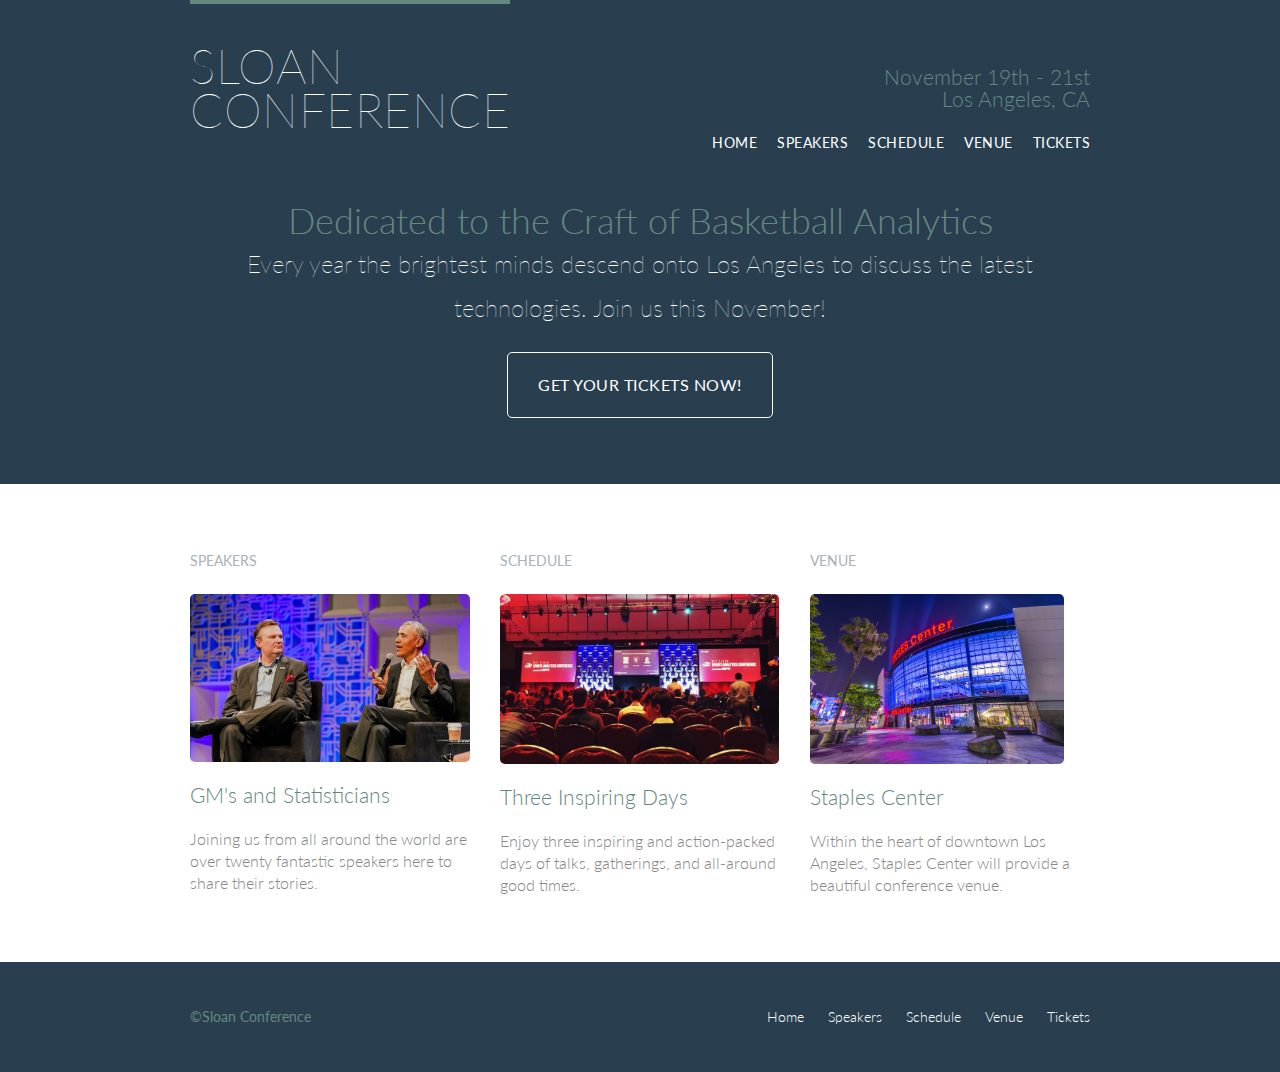
<file: index.html>
<!DOCTYPE html>
<html lang="en">
<head>
  <meta charset="UTF-8">
  <meta name="viewport" content="width=device-width, initial-scale=1.0">
  <title>Sloan Conference</title>

  <link rel="stylesheet" href="style.css">

  <link href="https://fonts.googleapis.com/css2?family=Lato:wght@100;300;400&display=swap" rel="stylesheet">
  
</head>
<body>

  <header class="primary-header container group">

    <h1 class="logo"><a href="index.html">Sloan<br>Conference</a></h1>

    <h3 class="tagline">November 19th - 21st <br> Los Angeles, CA</h3>

  <nav class="nav primary-nav">
    <ul>
      <li><a href="index.html">Home</a></li><!--
      --><li><a href="speakers.html">Speakers</a></li><!--
      --><li><a href="schedule.html">Schedule</a></li><!--
      --><li><a href="venue.html">Venue</a></li><!--
      --><li><a href="tickets.html">Tickets</a></li>
    </ul>
  </nav>

  </header>

  <section class="hero container">

    <h2>Dedicated to the Craft of Basketball Analytics</h2>

    <p>Every year the brightest minds descend onto Los Angeles to discuss the latest technologies. Join us this November!</p>

    <a class="btn btn-alt" href="tickets.html">Get Your Tickets Now!</a>

  </section>

  <section class="row">

    <div class="grid">

      <!--Speakers-->

      <section class="teaser col-1-3">

        <h5>Speakers</h5>

        <a href="speakers.html">

          <img src="images/speakers.jpg" alt="Guest speakers">

          <h3>GM's and Statisticians</h3>

        </a>

        <p>Joining us from all around the world are over twenty fantastic speakers here to share their stories.</p>

      </section><!--

        Schedule

      --><section class="teaser col-1-3">

        <h5>Schedule</h5>

        <a href="schedule.html">

          <img src="images/schedule.jpeg" alt="Audience">

          <h3>Three Inspiring Days</h3>

        </a>

        <p>Enjoy three inspiring and action-packed days of talks, gatherings, and all-around good times.</p>

      </section><!--

        Venue

      --><section class="teaser col-1-3">

        <h5>Venue</h5>

        <a href="venue.html">

          <img src="images/venue.jpg" alt="Venue">

          <h3>Staples Center</h3>

        </a>

        <p>Within the heart of downtown Los Angeles, Staples Center will provide a beautiful conference venue.</p>
        
      </section>

    </div>

  </section>

  <footer class="primary-footer container group">

    <small>&copy;Sloan Conference</small>

    <nav class="nav">
      <ul>
        <li><a href="index.html">Home</a></li>
        <!--
            -->
        <li><a href="speakers.html">Speakers</a></li>
        <!--
            -->
        <li><a href="schedule.html">Schedule</a></li>
        <!--
            -->
        <li><a href="venue.html">Venue</a></li>
        <!--
            -->
        <li><a href="tickets.html">Tickets</a></li>
      </ul>
    </nav>

  </footer>
  
</body>
</html>
</file>
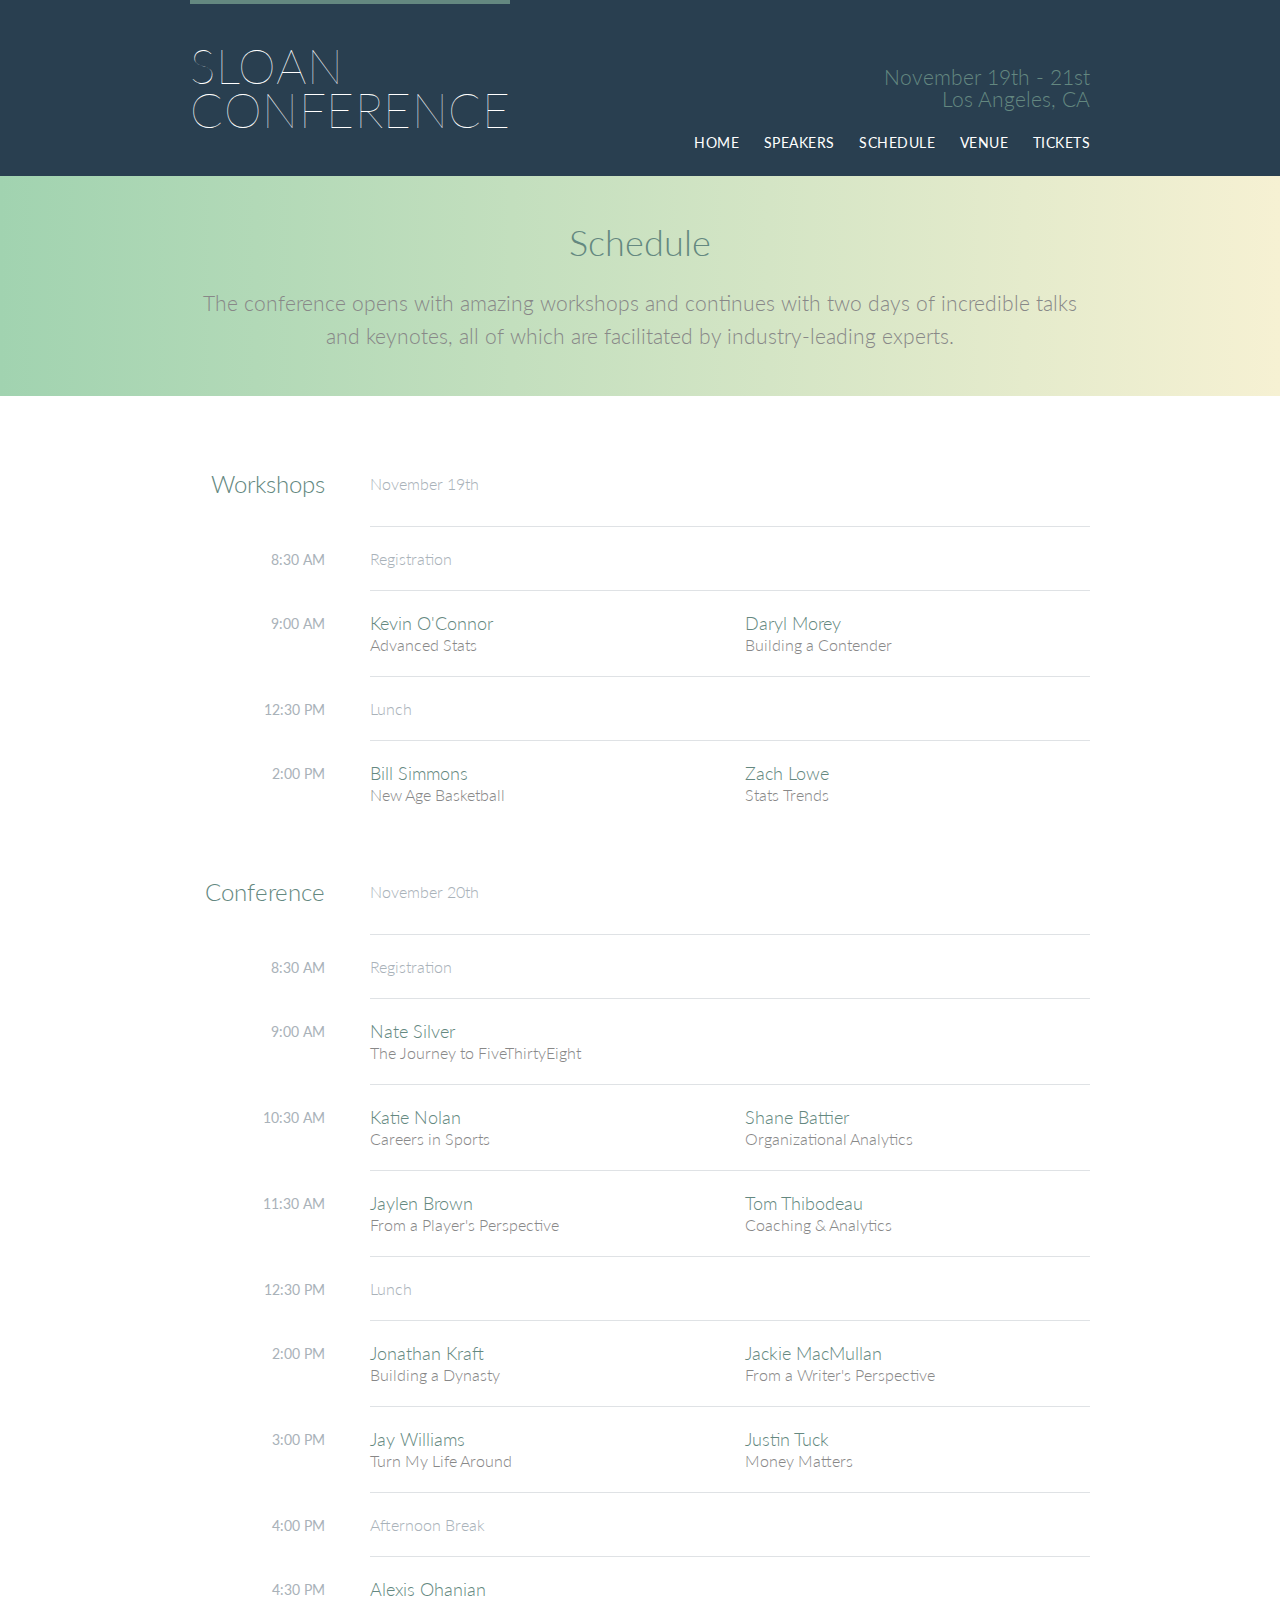
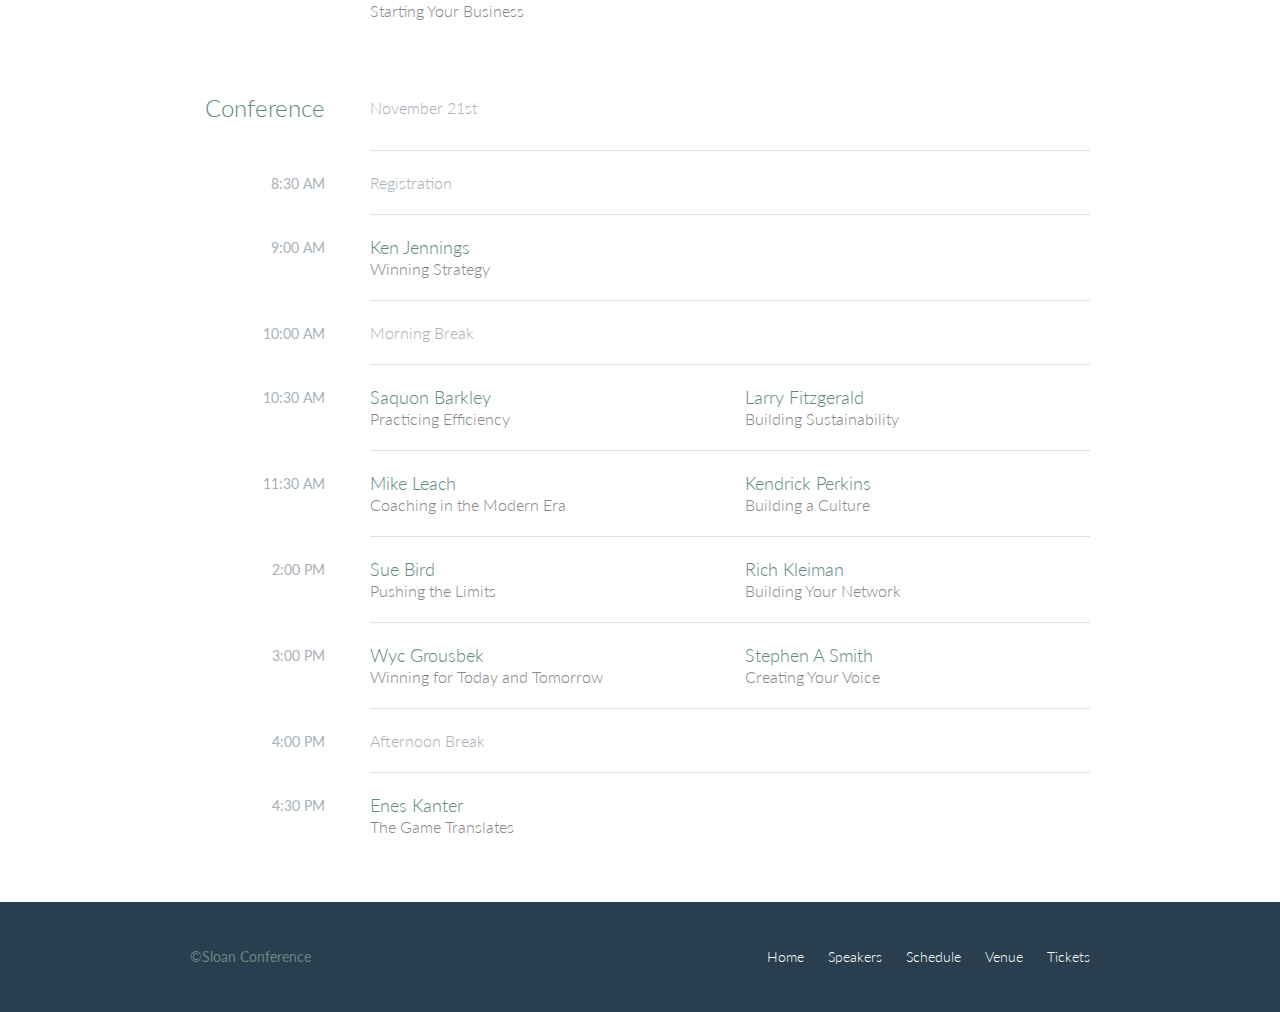
<file: schedule.html>
<!DOCTYPE html>
<html lang="en">
<head>
  <meta charset="UTF-8">
  <meta name="viewport" content="width=device-width, initial-scale=1.0">
  <title>Schedule</title>

  <link rel="stylesheet" href="style.css">
  
  <link href="https://fonts.googleapis.com/css2?family=Lato:wght@100;300;400&display=swap" rel="stylesheet">

</head>
<body>

  <header class="primary-header container group">
  
    <h1 class="logo"><a href="index.html">Sloan<br> Conference</a></h1>
  
    <h3 class="tagline">November 19th - 21st <br> Los Angeles, CA</h3>
  
    <nav class="nav primary-nav">
      <ul>
        <li><a href="index.html">Home</a></li>
        <!--
        -->
        <li><a href="speakers.html">Speakers</a></li>
        <!--
        -->
        <li><a href="schedule.html">Schedule</a></li>
        <!--
        -->
        <li><a href="venue.html">Venue</a></li>
        <!--
        -->
        <li><a href="tickets.html">Tickets</a></li>
      </ul>
    </nav>
  
  </header>

  <section class="row-alt">

    <div class="lead container">

      <h1>Schedule</h1>

      <p>The conference opens with amazing workshops and continues with two days of incredible talks and keynotes, all of which are facilitated by industry-leading experts.</p>

    </div>

  </section>

  <section class="row">

    <div class="container">

      <table>
        <thead>
          <tr>
            <th scope="row">
              Workshops
            </th>
            <td class="schedule-offset" colspan="2">
              November 19th
            </td>
          </tr>
        </thead>
        <tbody>
          <tr>
            <th scope="row">
              <time datetime="08:30:00">8:30 AM</time>
            </th>
            <td class="schedule-offset" colspan="2">
              Registration
            </td>
          </tr>
          <tr>
            <th scope="row">
              <time datetime="09:00:00">9:00 AM</time>
            </th>
            <td>
              <a href="speakers.html#kevin-oconnor">
                <h4>Kevin O'Connor</h4>
                Advanced Stats
              </a>
            </td>
            <td>
              <a href="speakers.html#daryl-morey">
                <h4>Daryl Morey</h4>
                Building a Contender
              </a>
            </td>
          </tr>
          <tr>
            <th scope="row">
              <time datetime="12:30:00">12:30 PM</time>
            </th>
            <td class="schedule-offset" colspan="2">
              Lunch
            </td>
          </tr>
          <tr>
            <th scope="row">
              <time datetime="14:00">2:00 PM</time>
            </th>
            <td>
              <a href="speakers.html#bill-simmons">
                <h4>Bill Simmons</h4>
                New Age Basketball
              </a>
            </td>
            <td>
              <a href="speakers.html#zach-lowe">
                <h4>Zach Lowe</h4>
                Stats Trends
              </a>
            </td>
          </tr>
        </tbody>
      </table>

      <table>
        <thead>
          <tr>
            <th scope="row">
              Conference
            </th>
            <td class="schedule-offset" colspan="2">
              November 20th
            </td>
          </tr>
        </thead>
        <tbody>
          <tr>
            <th scope="row">
              <time datetime="08:30:00">8:30 AM</time>
            </th>
            <td class="schedule-offset" colspan="2">
              Registration
            </td>
          </tr>
          <tr>
            <th scope="row">
              <time datetime="09:00:00">9:00 AM</time>
            </th>
            <td colspan="2">
              <a href="speakers.html#nate-silver">
                <h4>Nate Silver</h4>
                The Journey to FiveThirtyEight
              </a>
            </td>
          </tr>
          <tr>
            <th scope="row">
              <time datetime="10:30:00">10:30 AM</time>
            </th>
            <td>
              <a href="speakers.html#katie-nolan">
                <h4>Katie Nolan</h4>
                Careers in Sports
              </a>
            </td>
            <td>
              <a href="speakers.html#shane-battier">
                <h4>Shane Battier</h4>
                Organizational Analytics
              </a>
            </td>
          </tr>
          <tr>
            <th scope="row">
              <time datetime="11:30:00">11:30 AM</time>
            </th>
            <td>
              <a href="speakers.html#jaylen-brown">
                <h4>Jaylen Brown</h4>
                From a Player's Perspective
              </a>
            </td>
            <td>
              <a href="speakers.html#tom-thibodeau">
                <h4>Tom Thibodeau</h4>
                Coaching & Analytics
              </a>
            </td>
          </tr>
          <tr>
            <th scope="row">
              <time datetime="12:30:00">12:30 PM</time>
            </th>
            <td class="schedule-offset" colspan="2">
              Lunch
            </td>
          </tr>
          <tr>
            <th scope="row">
              <time datetime="14:00">2:00 PM</time>
            </th>
            <td>
              <a href="speakers.html#jonathan-kraft">
                <h4>Jonathan Kraft</h4>
                Building a Dynasty
              </a>
            </td>
            <td>
              <a href="speakers.html#jackie-macmullan">
                <h4>Jackie MacMullan</h4>
                From a Writer's Perspective
              </a>
            </td>
          </tr>
          <tr>
            <th scope="row">
              <time datetime="15:00:00">3:00 PM</time>
            </th>
            <td>
              <a href="speakers.html#jay-williams">
                <h4>Jay Williams</h4>
                Turn My Life Around
              </a>
            </td>
            <td>
              <a href="speakers.html#justin-tuck">
                <h4>Justin Tuck</h4>
                Money Matters
              </a>
            </td>
          </tr>
          <tr>
            <th scope="row">
              <time datetime="16:00:00">4:00 PM</time>
            </th>
            <td class="schedule-offset" colspan="2">
              Afternoon Break
            </td>
          </tr>
          <tr>
            <th scope="row">
              <time datetime="16:30:00">4:30 PM</time>
            </th>
            <td colspan="2">
              <a href="speakers.html#alexis-ohanian">
                <h4>Alexis Ohanian</h4>
                Starting Your Business
              </a>
            </td>
          </tr>
        </tbody>
      </table>

      <table>
        <thead>
          <tr>
            <th scope="row">
              Conference
            </th>
            <td class="schedule-offset" colspan="2">
              November 21st
            </td>
          </tr>
        </thead>
        <tbody>
          <tr>
            <th scope="row">
              <time datetime="08:30:00">8:30 AM</time>
            </th>
            <td class="schedule-offset" colspan="2">
              Registration
            </td>
          </tr>
          <tr>
            <th scope="row">
              <time datetime="09:00:00">9:00 AM</time>
            </th>
            <td colspan="2">
              <a href="speakers.html#ken-jennings">
                <h4>Ken Jennings</h4>
                Winning Strategy
              </a>
            </td>
          </tr>
          <tr>
            <th scope="row">
              <time datetime="10:00:00">10:00 AM</time>
            </th>
            <td class="schedule-offset" colspan="2">
              Morning Break
            </td>
          </tr>
          <tr>
            <th scope="row">
              <time datetime="10:30:00">10:30 AM</time>
            </th>
            <td>
              <a href="speakers.html#saquon-barkley">
                <h4>Saquon Barkley</h4>
                Practicing Efficiency
              </a>
            </td>
            <td>
              <a href="speakers.html#larry-fitzgerald">
                <h4>Larry Fitzgerald</h4>
                Building Sustainability
              </a>
            </td>
          </tr>
          <tr>
            <th scope="row">
              <time datetime="11:30:00">11:30 AM</time>
            </th>
            <td>
              <a href="speakers.html#mike-leach">
                <h4>Mike Leach</h4>
                Coaching in the Modern Era
              </a>
            </td>
            <td>
              <a href="speakers.html#kendrick-perkins">
                <h4>Kendrick Perkins</h4>
                Building a Culture
              </a>
            </td>
          </tr>
          <tr>
            <th scope="row">
              <time datetime="14:00">2:00 PM</time>
            </th>
            <td>
              <a href="speakers.html#sue-bird">
                <h4>Sue Bird</h4>
                Pushing the Limits
              </a>
            </td>
            <td>
              <a href="speakers.html#rich-kleiman">
                <h4>Rich Kleiman</h4>
                Building Your Network
              </a>
            </td>
          </tr>
          <tr>
            <th scope="row">
              <time datetime="15:00:00">3:00 PM</time>
            </th>
            <td>
              <a href="speakers.html#wyc-grousbek">
                <h4>Wyc Grousbek</h4>
                Winning for Today and Tomorrow
              </a>
            </td>
            <td>
              <a href="speakers.html#stephen-smith">
                <h4>Stephen A Smith</h4>
                Creating Your Voice
              </a>
            </td>
          </tr>
          <tr>
            <th scope="row">
              <time datetime="16:00:00">4:00 PM</time>
            </th>
            <td class="schedule-offset" colspan="2">
              Afternoon Break
            </td>
          </tr>
          <tr>
            <th scope="row">
              <time datetime="16:30:00">4:30 PM</time>
            </th>
            <td colspan="2">
              <a href="speakers.html#enes-kanter">
                <h4>Enes Kanter</h4>
                The Game Translates
              </a>
            </td>
          </tr>
        </tbody>
      </table>

    </div>

  </section>

  <footer class="primary-footer container group">
  
    <small>&copy;Sloan Conference</small>
  
    <nav class="nav">
      <ul>
        <li><a href="index.html">Home</a></li>
        <!--
              -->
        <li><a href="speakers.html">Speakers</a></li>
        <!--
              -->
        <li><a href="schedule.html">Schedule</a></li>
        <!--
              -->
        <li><a href="venue.html">Venue</a></li>
        <!--
              -->
        <li><a href="tickets.html">Tickets</a></li>
      </ul>
    </nav>

  </footer>
  
</body>
</html>
</file>
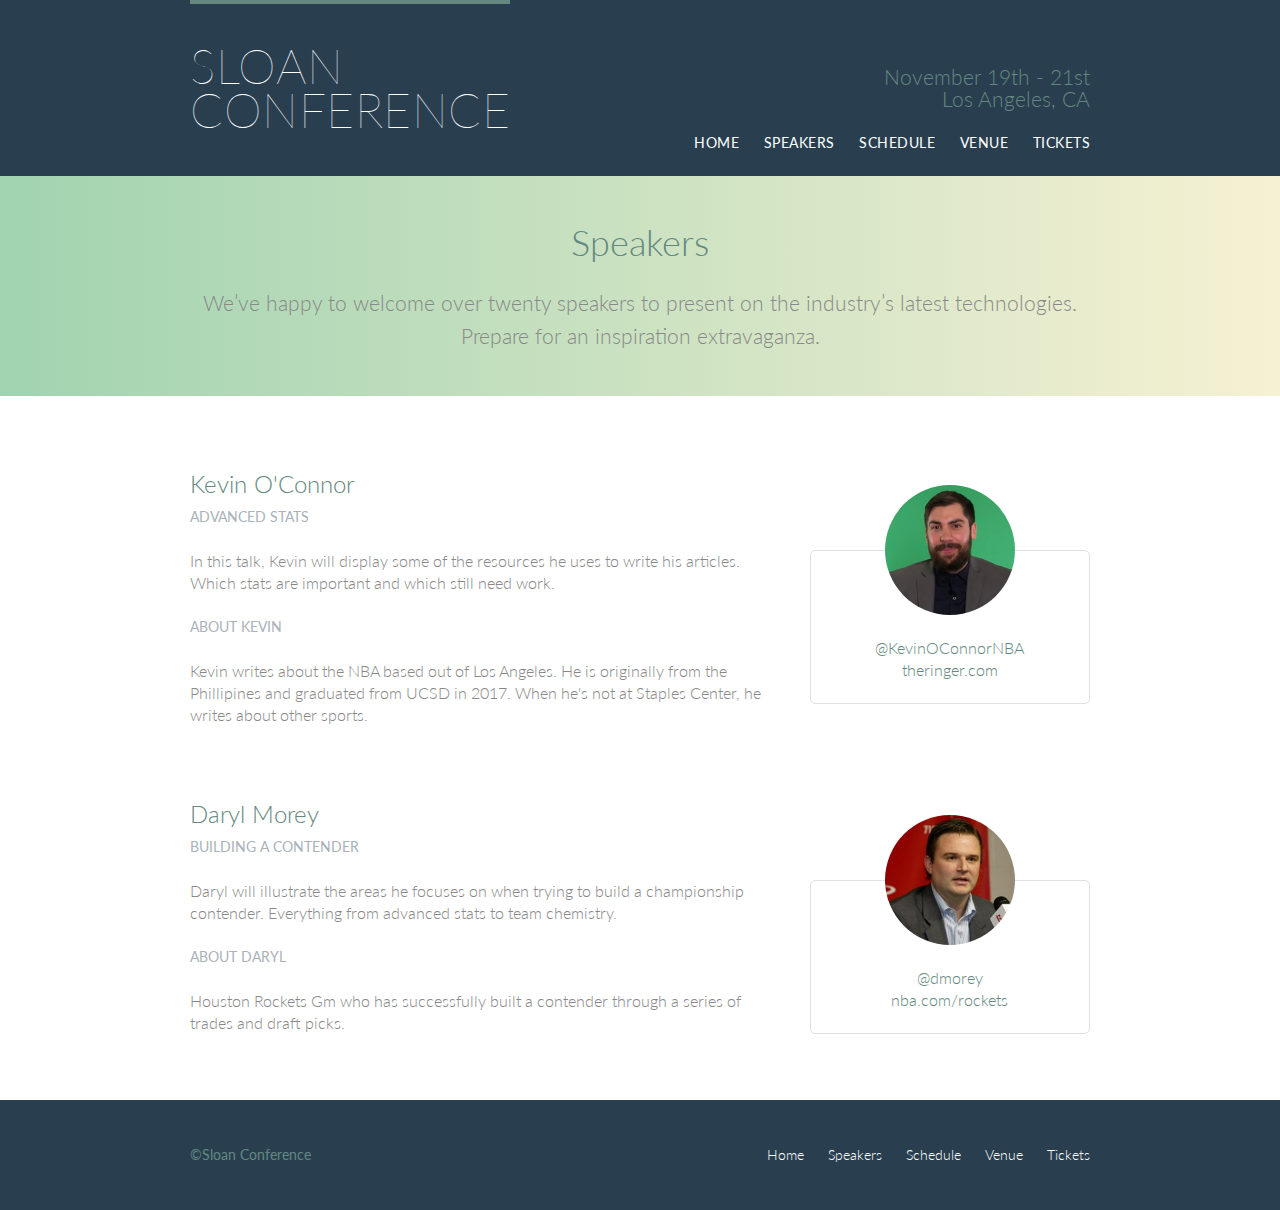
<file: speakers.html>
<!DOCTYPE html>
<html lang="en">
<head>
  <meta charset="UTF-8">
  <meta name="viewport" content="width=device-width, initial-scale=1.0">
  <title>Speakers</title>

  <link rel="stylesheet" href="style.css">
  
  <link href="https://fonts.googleapis.com/css2?family=Lato:wght@100;300;400&display=swap" rel="stylesheet">

</head>
<body>

  <header class="primary-header container group">
  
    <h1 class="logo"><a href="index.html">Sloan<br>Conference</a></h1>
  
    <h3 class="tagline">November 19th - 21st <br> Los Angeles, CA</h3>
  
  <nav class="nav primary-nav">
    <ul>
      <li><a href="index.html">Home</a></li>
      <!--
        -->
      <li><a href="speakers.html">Speakers</a></li>
      <!--
        -->
      <li><a href="schedule.html">Schedule</a></li>
      <!--
        -->
      <li><a href="venue.html">Venue</a></li>
      <!--
        -->
      <li><a href="tickets.html">Tickets</a></li>
    </ul>
  </nav>

  </header>

  <section class="row-alt">

    <div class="lead container">

      <h1>Speakers</h1>

      <p>We&#8217;ve happy to welcome over twenty speakers to present on the industry&#8217;s latest technologies. Prepare for an inspiration extravaganza.</p>

    </div>

  </section>

  <section class="row">

    <div class="grid">

      <section class="speaker" id="kevin-oconnor">

        <div class="col-2-3">

          <h2>Kevin O'Connor</h2>

          <h5>Advanced Stats</h5>

          <p>In this talk, Kevin will display some of the resources he uses to write his articles. Which stats are important and which still need work.</p>

          <h5>About Kevin</h5>

          <p>Kevin writes about the NBA based out of Los Angeles. He is originally from the Phillipines and graduated from UCSD in 2017. When he's not at Staples Center, he writes about other sports.</p>

        </div><aside class="col-1-3">

          <div class="speaker-info">

            <img src="images/kevin-oconnor.jpg" alt="Kevin O'Connor">

            <ul>
              <li><a href="https://twitter.com/KevinOConnorNBA?ref_src=twsrc%5Egoogle%7Ctwcamp%5Eserp%7Ctwgr%5Eauthor">@KevinOConnorNBA</a></li>
              <li><a href="https://www.theringer.com/">theringer.com</a></li>
            </ul>

          </div>

        </aside>

      </section>

      <section id="daryl-morey">

        <div class="col-2-3">

          <h2>Daryl Morey</h2>

          <h5>Building a Contender</h5>

          <p>Daryl will illustrate the areas he focuses on when trying to build a championship contender. Everything from advanced stats to team chemistry.</p>

          <h5>About Daryl</h5>

          <p>Houston Rockets Gm who has successfully built a contender through a series of trades and draft picks.</p>

        </div><aside class="col-1-3">

          <div class="speaker-info">

            <img src="images/daryl-morey.jpg" alt="Daryl Morey">

            <ul>
              <li><a href="https://twitter.com/dmorey">@dmorey</a></li>
              <li><a href="https://www.nba.com/rockets/">nba.com/rockets</a></li>
            </ul>

          </div>

        </aside>

      </section>

    </div>

  </section>

  <footer class="primary-footer container group">

    <small>&copy;Sloan Conference</small>

    <nav class="nav">
      <ul>
        <li><a href="index.html">Home</a></li>
        <!--
            -->
        <li><a href="speakers.html">Speakers</a></li>
        <!--
            -->
        <li><a href="schedule.html">Schedule</a></li>
        <!--
            -->
        <li><a href="venue.html">Venue</a></li>
        <!--
            -->
        <li><a href="tickets.html">Tickets</a></li>
      </ul>
    </nav>

  </footer>
  
</body>
</html>
</file>
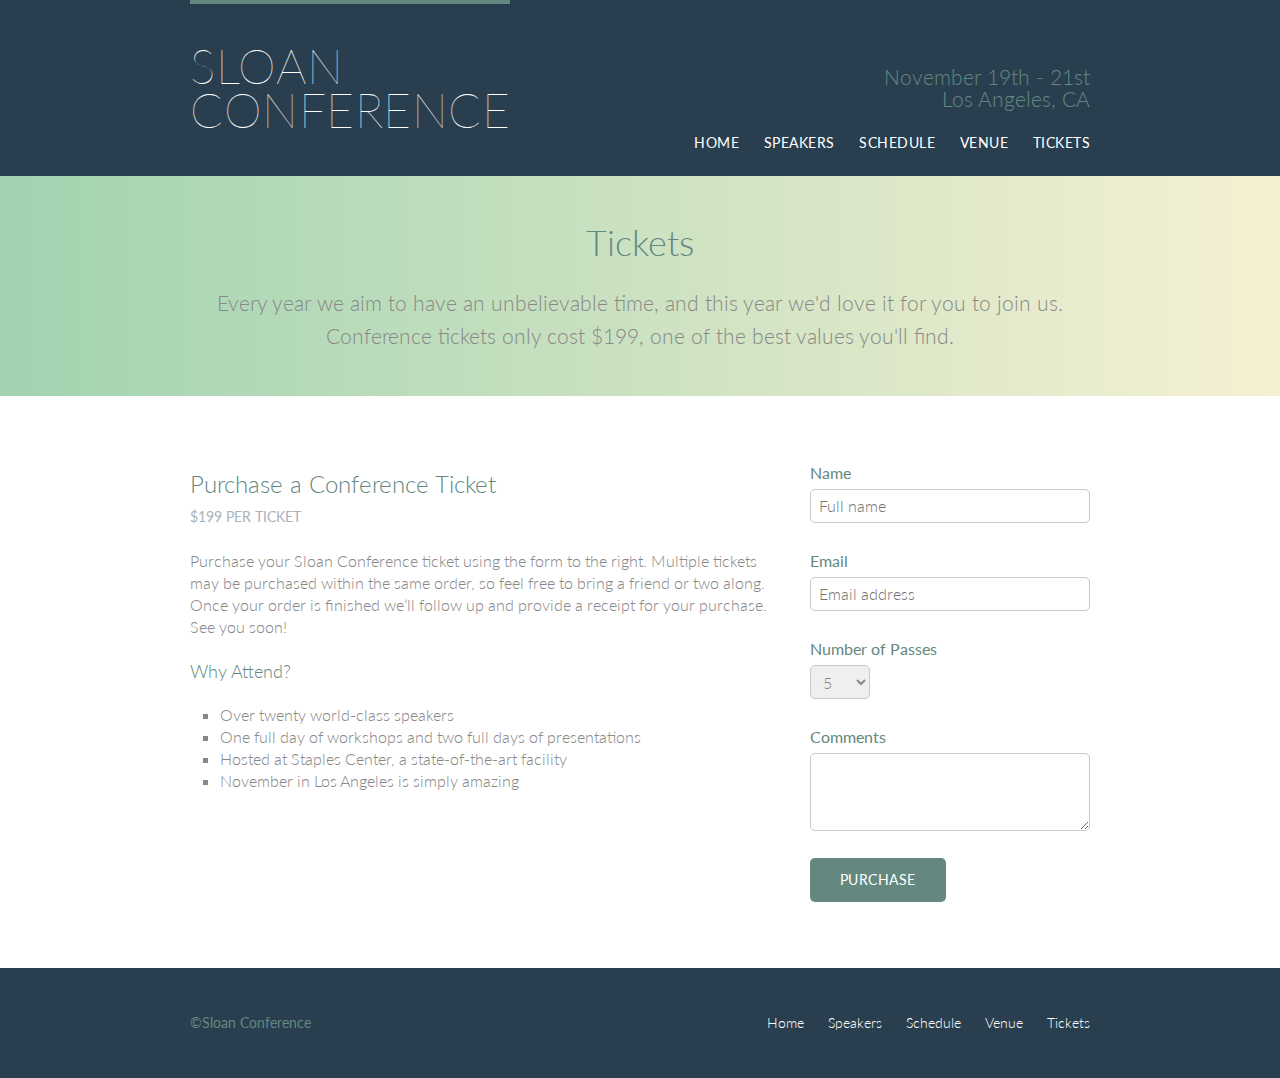
<file: tickets.html>
<!DOCTYPE html>
<html lang="en">
<head>
  <meta charset="UTF-8">
  <meta name="viewport" content="width=device-width, initial-scale=1.0">
  <title>Tickets</title>

  <link rel="stylesheet" href="style.css">
  
  <link href="https://fonts.googleapis.com/css2?family=Lato:wght@100;300;400&display=swap" rel="stylesheet">

</head>
<body>

  <header class="primary-header container group">
  
    <h1 class="logo"><a href="index.html">Sloan<br>Conference</a></h1>
  
    <h3 class="tagline">November 19th - 21st <br> Los Angeles, CA</h3>
  
    <nav class="nav primary-nav">
      <ul>
        <li><a href="index.html">Home</a></li>
        <!--
        -->
        <li><a href="speakers.html">Speakers</a></li>
        <!--
        -->
        <li><a href="schedule.html">Schedule</a></li>
        <!--
        -->
        <li><a href="venue.html">Venue</a></li>
        <!--
        -->
        <li><a href="tickets.html">Tickets</a></li>
      </ul>
    </nav>
  
  </header>

  <section class="row-alt">
  
    <div class="lead container">
  
      <h1>Tickets</h1>
  
      <p>Every year we aim to have an unbelievable time, and this year we'd love it for you to join us. Conference tickets
        only cost $199, one of the best values you'll find.</p>
  
    </div>
  
  </section>

  <section class="row">

    <div class="grid">

      <section class="col-2-3">

        <h2>Purchase a Conference Ticket</h2>

        <h5>$199 per Ticket</h5>

        <p>Purchase your Sloan Conference ticket using the form to the right. Multiple tickets may be purchased within the same order, so feel free to bring a friend or two along. Once your order is finished we&#8217;ll follow up and provide a receipt for your purchase. See you soon!</p>

        <h4>Why Attend?</h4>

        <ul class="why-attend">
          <li>Over twenty world-class speakers</li>
          <li>One full day of workshops and two full days of presentations</li>
          <li>Hosted at Staples Center, a state-of-the-art facility</li>
          <li>November in Los Angeles is simply amazing</li>
        </ul>

      </section><!--

      --><form class="col-1-3" action="#" method="post">

        <fieldset class="register-group">
          <label>
            Name
          <input type="text" name="name" placeholder="Full name" required>
          </label>

          <label>
            Email
            <input type="email" name="email" placeholder="Email address" required>
          </label>

          <label>
            Number of Passes
            <select name="quantity" required>
              <option value="1" selected>1</option>
              <option value="2" selected>2</option>
              <option value="3" selected>3</option>
              <option value="4" selected>4</option>
              <option value="5" selected>5</option>
            </select>
          </label>

          <label>
            Comments
            <textarea name="Comments"></textarea>
          </label>

        </fieldset>

        <input class="btn btn-default" type="submit" name="submit" value="purchase">

      </form>

    </div>

  </section>

  <footer class="primary-footer container group">
  
    <small>&copy;Sloan Conference</small>
  
    <nav class="nav">
      <ul>
        <li><a href="index.html">Home</a></li>
        <!--
              -->
        <li><a href="speakers.html">Speakers</a></li>
        <!--
              -->
        <li><a href="schedule.html">Schedule</a></li>
        <!--
              -->
        <li><a href="venue.html">Venue</a></li>
        <!--
              -->
        <li><a href="tickets.html">Tickets</a></li>
      </ul>
    </nav>
  
  </footer>

</body>
</html>
</file>
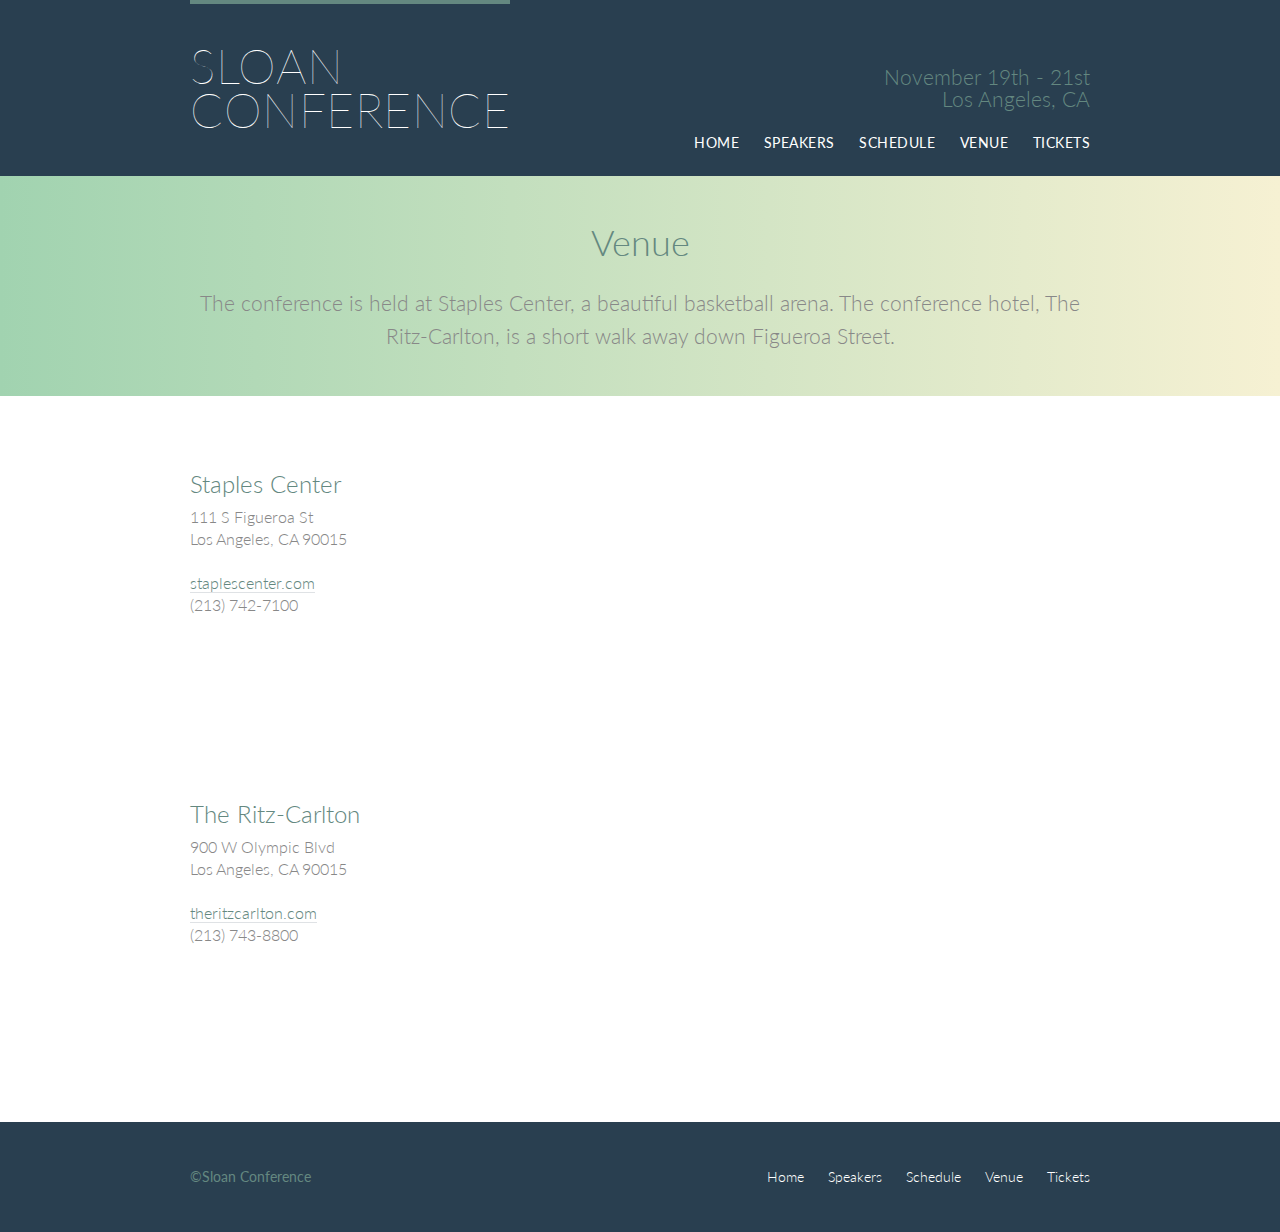
<file: venue.html>
<!DOCTYPE html>
<html lang="en">
<head>
  <meta charset="UTF-8">
  <meta name="viewport" content="width=device-width, initial-scale=1.0">
  <title>Venue</title>

  <link rel="stylesheet" href="style.css">
  
  <link href="https://fonts.googleapis.com/css2?family=Lato:wght@100;300;400&display=swap" rel="stylesheet">

</head>
<body>

  <header class="primary-header container group">
  
    <h1 class="logo"><a href="index.html">Sloan<br>Conference</a></h1>
  
    <h3 class="tagline">November 19th - 21st <br> Los Angeles, CA</h3>
  
    <nav class="nav primary-nav">
      <ul>
        <li><a href="index.html">Home</a></li>
        <!--
        -->
        <li><a href="speakers.html">Speakers</a></li>
        <!--
        -->
        <li><a href="schedule.html">Schedule</a></li>
        <!--
        -->
        <li><a href="venue.html">Venue</a></li>
        <!--
        -->
        <li><a href="tickets.html">Tickets</a></li>
      </ul>
    </nav>
  
  </header>

  <section class="row-alt">

    <div class="lead container">

      <h1>Venue</h1>

      <p>The conference is held at Staples Center, a beautiful basketball arena. The conference hotel, The Ritz-Carlton, is a short walk away down Figueroa Street.</p>

    </div>

  </section>

  <section class="row">

    <div class="grid">

      <section class="venue-theatre">

        <div class="col-1-3">

          <h2>Staples Center</h2>

          <p>111 S Figueroa St <br> Los Angeles, CA 90015</p>

          <p><a href="https://www.staplescenter.com/">staplescenter.com</a><br>(213) 742-7100</p>

        </div><!--
        --><iframe class="venue-map col-2-3" src="https://www.google.com/maps/embed?pb=!1m18!1m12!1m3!1d3306.033103835073!2d-118.2694481489489!3d34.04302192556774!2m3!1f0!2f0!3f0!3m2!1i1024!2i768!4f13.1!3m3!1m2!1s0x80c2c7b85dea2a93%3A0x1ff47c3ceb7bb2d5!2sSTAPLES%20Center!5e0!3m2!1sen!2sus!4v1590520686604!5m2!1sen!2sus" frameborder="0"></iframe>

      </section>

      <section class="venue-hotel">

        <div class="col-1-3">

          <h2>The Ritz-Carlton</h2>

          <p>900 W Olympic Blvd <br> Los Angeles, CA 90015</p>

          <p><a href="https://www.ritzcarlton.com/en/hotels/california/los-angeles">theritzcarlton.com</a><br>(213) 743-8800</p>

        </div><!--

        --><iframe class="venue-map col-2-3" src="https://www.google.com/maps/embed?pb=!1m18!1m12!1m3!1d3305.945557186485!2d-118.26881454894887!3d34.04526762544942!2m3!1f0!2f0!3f0!3m2!1i1024!2i768!4f13.1!3m3!1m2!1s0x80c2c7b97afee08f%3A0x313803c2b58cc9ff!2sThe%20Ritz-Carlton%2C%20Los%20Angeles!5e0!3m2!1sen!2sus!4v1590520873838!5m2!1sen!2sus" frameborder="0"></iframe>

      </section>

    </div>

  </section>

  <footer class="primary-footer container group">
  
    <small>&copy;Sloan Conference</small>
  
    <nav class="nav">
      <ul>
        <li><a href="index.html">Home</a></li>
        <!--
              -->
        <li><a href="speakers.html">Speakers</a></li>
        <!--
              -->
        <li><a href="schedule.html">Schedule</a></li>
        <!--
              -->
        <li><a href="venue.html">Venue</a></li>
        <!--
              -->
        <li><a href="tickets.html">Tickets</a></li>
      </ul>
    </nav>
  
  </footer>
  
</body>
</html>
</file>
<file: style.css>
/* http://meyerweb.com/eric/tools/css/reset/ 
   v2.0 | 20110126
   License: none (public domain)
*/

html, body, div, span, applet, object, iframe, h1, h2, h3, h4, h5, h6, p, blockquote, pre, a, abbr, acronym, address, big, cite, code, del, dfn, em, img, ins, kbd, q, s, samp, small, strike, strong, sub, sup, tt, var, b, u, i, center, dl, dt, dd, ol, ul, li, fieldset, form, label, legend, table, caption, tbody, tfoot, thead, tr, th, td, article, aside, canvas, details, embed, figure, figcaption, footer, header, hgroup, menu, nav, output, ruby, section, summary, time, mark, audio, video {
  margin: 0;
  padding: 0;
  border: 0;
  font-size: 100%;
  font: inherit;
  vertical-align: baseline;
}

/* HTML5 display-role reset for older browsers */

article, aside, details, figcaption, figure, footer, header, hgroup, menu, nav, section {
  display: block;
}

body {
  line-height: 1;
}

ol, ul {
  list-style: none;
}

blockquote, q {
  quotes: none;
}

blockquote:before, blockquote:after, q:before, q:after {
  content: '';
  content: none;
}

table {
  border-collapse: collapse;
  border-spacing: 0;
}

/* 
=========================
Custom Style
=========================
 */

 body {
   background: #293f50;
   color: #888;
   font: 300 16px/22px "Lato", "Open Sans", "Helvetica Neue", Helvetica, Arial, sans-serif;
 }

/* 
 =========================
 Grid
 =========================
  */

*, *:before, *:after {
  -webkit-box-sizing: border-box;
  -moz-box-sizing: border-box;
  box-sizing: border-box;
}

.container, .grid {
  margin: 0 auto;
  width: 960px;
}

.container {
  padding-left: 30px;
  padding-right: 30px;
}

.grid, .col-1-3, .col-2-3 {
  padding-left: 15px;
  padding-right: 15px;
}

.col-1-3, .col-2-3 {
  display: inline-block;
  vertical-align: top;
}

.col-1-3 {
  width: 33.33%;
}

.col-2-3 {
  width: 66.66%;
}

/* 
========================
Clearfix
========================
 */

 .group:before, .group:after {
   content: "";
   display: table;
 }

 .group:after {
   clear: both;
 }

 .group {
   clear: both;
   *zoom: 1;
 }

/* 
========================
Primary Header
========================
*/

.logo {
  border-top: 4px solid #648880;
  padding: 40px 0 22px 0;
  float: left;
  font-size: 48px;
  font-weight: 100;
  line-height: 44px;
  text-transform: uppercase;
  letter-spacing: 0.5px;
}

.tagline {
  margin: 66px 0 22px 0;
  text-align: right;
}

.primary-nav {
  font-size: 14px;
  font-weight: 400;
  letter-spacing: 0.5px;
  text-transform: uppercase;
}

/* 
==========================
Home
==========================
 */

.nav {
  text-align: right;
}

.hero {
  color: #fff;
  padding: 22px 80px 66px 80px;
  line-height: 44px;
  text-align: center;
}

.hero h2 {
  font-size: 36px;
}

.hero p {
  font-size: 24px;
  font-weight: 100;
}

.primary-header a, .primary-footer a {
  color: #fff;
}

.primary-header a:hover, .primary-footer a:hover {
  color: #648880;
}

.nav li {
  display: inline-block;
  margin: 0 10px;
  vertical-align: top;
}

.nav li:last-child {
  margin-right: 0;
}

/* 
======================
Rows
======================
 */

 .row, .row-alt {
   min-width: 960px;
 }

 .row {
   background: #fff;
   padding: 66px 0 44px 0;
 }

 .row-alt {
   background: #cbe2c1;
   background: -webkit-linear-gradient(to right, #a1d3b0, #f6f1d3);
   background: -moz-linear-gradient(to right, #a1d3b0, #f6f1d3);
   background: linear-gradient(to right, #a1d3b0, #f6f1d3);
   padding: 44px 0 22px 0;
 }

 /* 
 ======================
 Buttons
 ======================
  */

  .btn {
    border-radius: 5px;
    color: #fff;
    cursor: pointer;
    display: inline-block;
    font-weight: 400;
    letter-spacing: 0.5px;
    margin: 0;
    text-transform: uppercase;
  }

.btn-alt {
  border: 1px solid #fff;
  padding: 10px 30px;
}

.btn-alt:hover {
  background: #fff;
  color: #648880;
}

/* 
====================
Links
====================
 */

 a:hover {
   color: #a9b2b9;
 }

 a {
   color: #648880;
   text-decoration: none;
 }

 .teaser a:hover h3 {
   color: #a9b2b9;
 }

 p a {
   border-bottom: 1px solid #dfe2e5;
 }

 /* 
 =====================
 Primary Footer
 =====================
  */

  .primary-footer small {
    float: left;
    font-weight: 400;
  }

  .primary-footer {
    padding-bottom: 44px;
    padding-top: 44px;
    color: #648880;
    font-size: 14px;
  }

  /* 
  ======================
  Typography
  ======================
   */

   h1, h3, h4, h5, p {
     margin-bottom: 22px;
   }

   h1, h2, h3, h4 {
     color: #648880;
   }

   h1 {
     font-size: 36px;
     line-height: 44px;
   }

   h2 {
     font-size: 24px;
     line-height: 44px;
   }

   h3 {
     font-size: 21px;
   }

   h4 {
     font-size: 18px;
   }

   h5 {
     color: #a9b2b9;
     font-size: 14px;
     font-weight: 400;
     text-transform: uppercase;
   }

   strong {
     font-weight: 400;
   }

   cite, em {
     font-style: italic;
   }

   /* 
   =====================
   Leads
   =====================
    */

    .lead {
      text-align: center;
    }

    .lead p {
      font-size: 21px;
      line-height: 33px;
    }

    /* 
    =====================
    Speakers
    =====================
     */

     .speaker-info {
       border: 1px solid #dfe2e5;
       border-radius: 5px;
       margin-top: 88px;
       padding-bottom: 22px;
       text-align: center;
    }
    
    .speaker {
      margin-bottom: 44px;
    }

    .teaser img {
      border-radius: 5px;
      display: block;
      margin-bottom: 22px;
      max-width: 100%;
      max-height: 170px;
    }

    .speaker-info img {
      border-radius: 50%;
      height: 130px;
      margin: -66px 0 22px 0;
      vertical-align: top;
    }

    /* 
    =========================
    Schedule
    =========================
     */

     table {
       margin-bottom: 44px;
       width: 100%;
     }

     table:last-child {
       margin-bottom: 0;
     }

     th, td {
       padding-bottom: 20px;
       vertical-align: top;
     }

     th {
       padding-right: 45px;
       text-align: right;
       width: 20%;
     }

     td {
       width: 40%;
     }

     thead {
       line-height: 44px;
     }

     thead th {
       color: #648880;
       font-size: 24px;
     }

     tbody th {
       color: #a9b2b9;
       font-size: 14px;
       font-weight: 400;
       padding-top: 22px;
       text-transform: uppercase;
     }

     tbody td {
       border-top: 1px solid #dfe2e5;
       padding-top: 21px;
     }

     tbody td:first-of-type {
       padding-right: 15px;
     }

     tbody td:last-of-type {
       padding-left: 15px;
     }

     tbody td:only-of-type {
       padding-left: 0;
       padding-right: 0;
     }

     table a {
       color: #888;
     }

     table h4 {
       margin-bottom: 0;
     }

     .schedule-offset {
       color: #a9b2b9;
     }

     /* 
     =====================
     Venue
     =====================
      */

      .venue-theatre {
        margin-bottom: 66px;
      }

      .venue-hotel {
        margin-bottom: 22px;
      }

      .venue-map {
        height: 264px;
      }

      /* 
      ======================
      Tickets
      ======================
       */

       .why-attend {
         list-style: square;
         margin: 0 0 22px 30px;
       }

       form {
         margin-bottom: 22px;
       }

       input, select, textarea {
         font: 300 16px/22px "Lato", "Open Sans", "Helvetica Neue", Helvetica, Arial, sans-serif;
       }

       .register-group label {
         color: #648880;
         cursor: pointer;
         font-weight: 400;
       }

       .register-group input, .register-group select, .register-group textarea {
         border: 1px solid #c6c9cc;
         border-radius: 5px;
         color: #888;
         display: block;
         margin: 5px 0 27px 0;
         padding: 5px 8px;
        }

        .register-group input, .register-group textarea {
          width: 100%;
        }

        .register-group select {
          height: 34px;
          width: 60px;
        }

        .register-group textarea {
          height: 78px;
        }

        .btn-default {
          border: 0;
          background: #648880;
          padding: 11px 30px;
          font-size: 14px;
        }

        .btn-default:hover {
          background: #77a198;
        }
</file>
